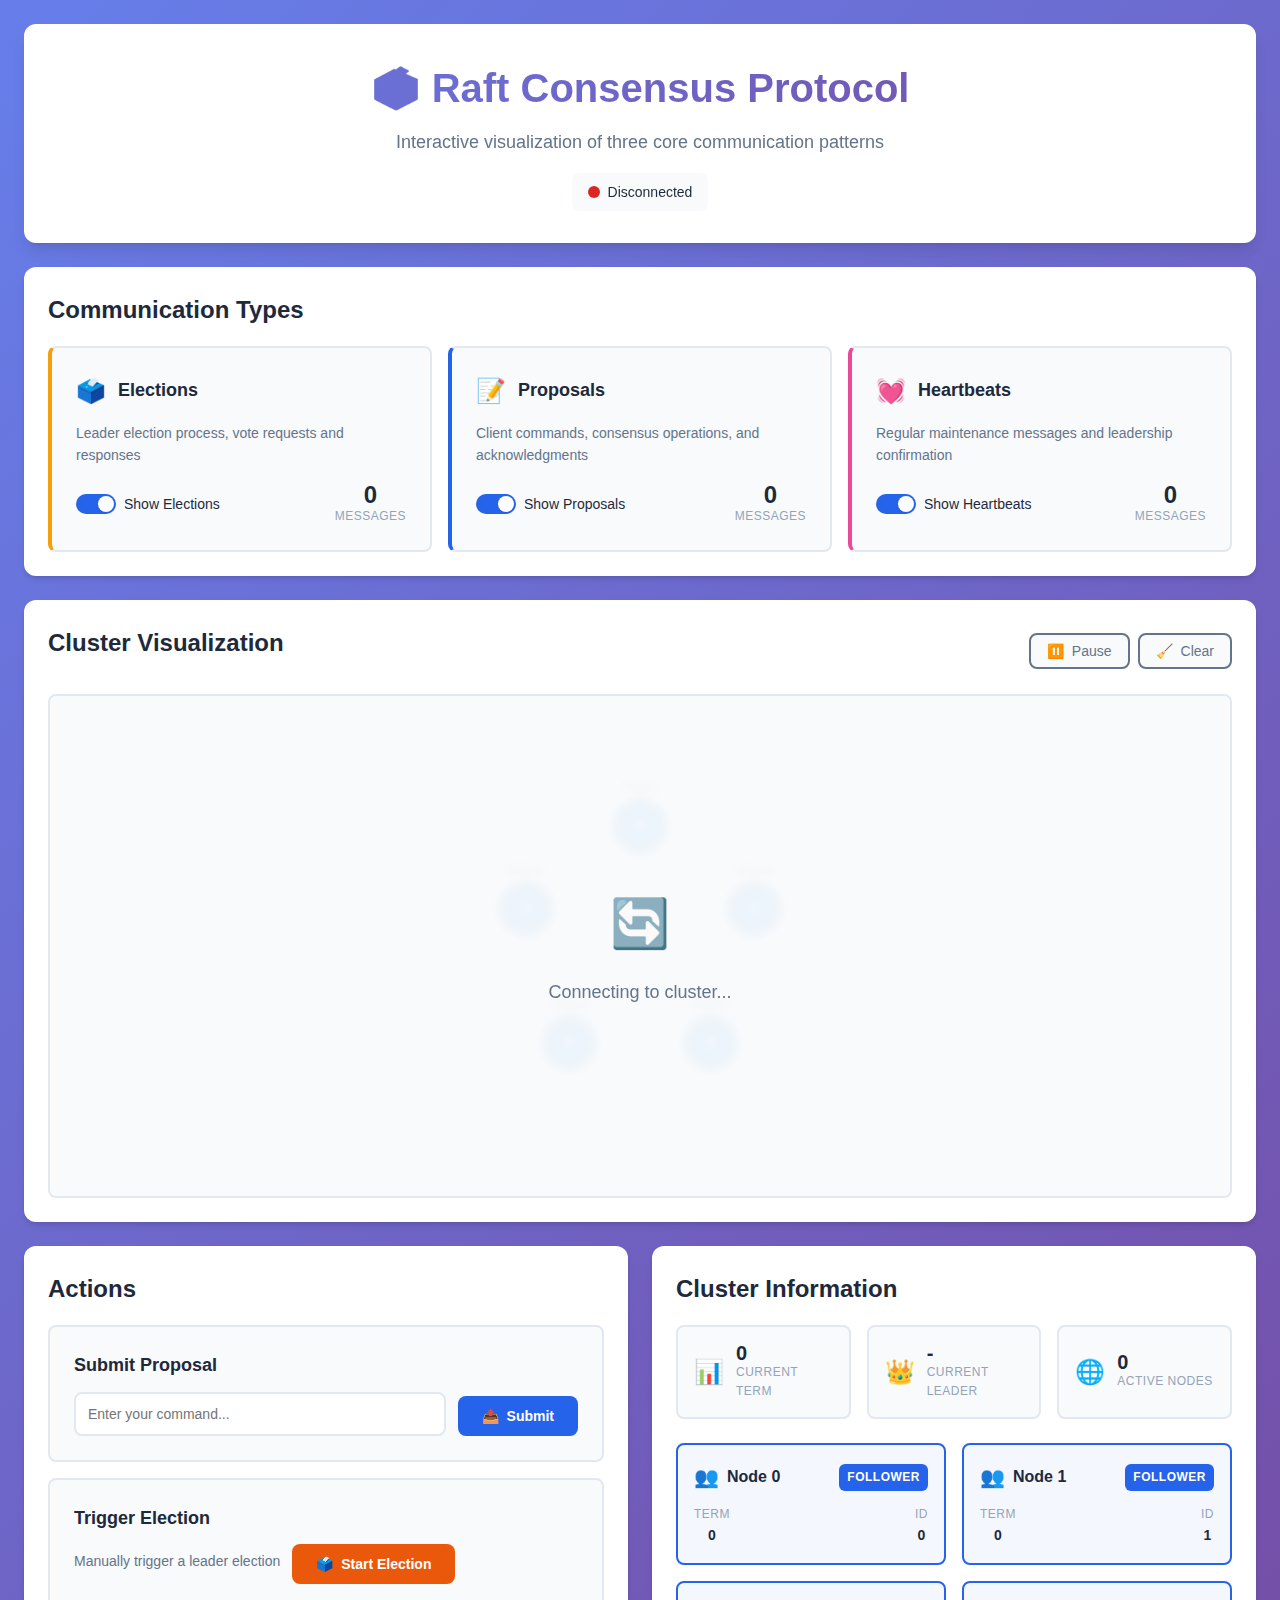
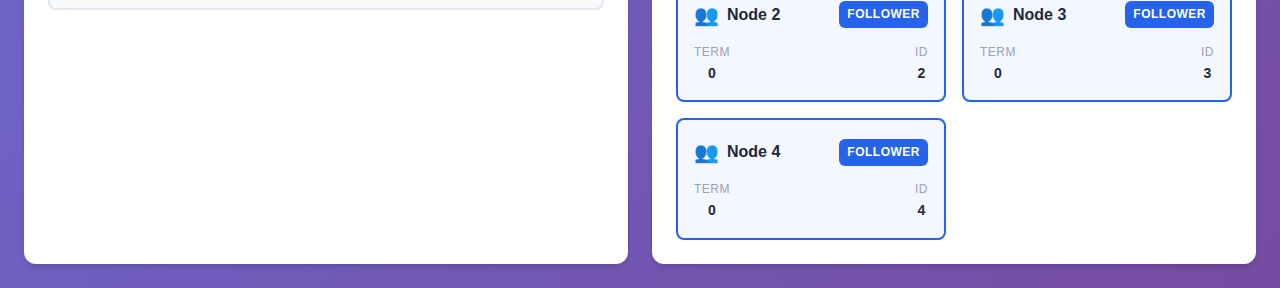
<file: web/index.html>
<!DOCTYPE html>
<html lang="en">
<head>
    <meta charset="UTF-8">
    <meta name="viewport" content="width=device-width, initial-scale=1.0">
    <title>Raft Protocol - Clean Visualization</title>
    <link rel="stylesheet" href="clean-styles.css">
</head>
<body>
    <div id="app">
        <!-- Header -->
        <header class="header">
            <div class="header-content">
                <h1>🗳️ Raft Consensus Protocol</h1>
                <p>Interactive visualization of three core communication patterns</p>
                <div class="connection-status" id="connectionStatus">
                    <span class="status-dot" id="statusDot"></span>
                    <span id="connectionText">Connecting...</span>
                </div>
            </div>
        </header>

        <!-- Main Content -->
        <main class="main">
            <!-- Communication Controls -->
            <section class="communication-section">
                <h2>Communication Types</h2>
                <div class="communication-grid">
                    <div class="comm-card election">
                        <div class="comm-header">
                            <span class="comm-icon">🗳️</span>
                            <h3>Elections</h3>
                        </div>
                        <p class="comm-desc">Leader election process, vote requests and responses</p>
                        <div class="comm-controls">
                            <label class="toggle-switch">
                                <input type="checkbox" id="showElections" checked>
                                <span class="toggle-slider"></span>
                                <span class="toggle-label">Show Elections</span>
                            </label>
                            <div class="comm-stats">
                                <span class="stat-value" id="electionCount">0</span>
                                <span class="stat-label">messages</span>
                            </div>
                        </div>
                    </div>

                    <div class="comm-card proposal">
                        <div class="comm-header">
                            <span class="comm-icon">📝</span>
                            <h3>Proposals</h3>
                        </div>
                        <p class="comm-desc">Client commands, consensus operations, and acknowledgments</p>
                        <div class="comm-controls">
                            <label class="toggle-switch">
                                <input type="checkbox" id="showProposals" checked>
                                <span class="toggle-slider"></span>
                                <span class="toggle-label">Show Proposals</span>
                            </label>
                            <div class="comm-stats">
                                <span class="stat-value" id="proposalCount">0</span>
                                <span class="stat-label">messages</span>
                            </div>
                        </div>
                    </div>

                    <div class="comm-card heartbeat">
                        <div class="comm-header">
                            <span class="comm-icon">💓</span>
                            <h3>Heartbeats</h3>
                        </div>
                        <p class="comm-desc">Regular maintenance messages and leadership confirmation</p>
                        <div class="comm-controls">
                            <label class="toggle-switch">
                                <input type="checkbox" id="showHeartbeats" checked>
                                <span class="toggle-slider"></span>
                                <span class="toggle-label">Show Heartbeats</span>
                            </label>
                            <div class="comm-stats">
                                <span class="stat-value" id="heartbeatCount">0</span>
                                <span class="stat-label">messages</span>
                            </div>
                        </div>
                    </div>
                </div>
            </section>

            <!-- Visualization -->
            <section class="visualization-section">
                <div class="viz-header">
                    <h2>Cluster Visualization</h2>
                    <div class="viz-controls">
                        <button id="pauseBtn" class="control-btn secondary">
                            <span class="btn-icon">⏸️</span>
                            <span class="btn-text">Pause</span>
                        </button>
                        <button id="clearBtn" class="control-btn secondary">
                            <span class="btn-icon">🧹</span>
                            <span class="btn-text">Clear</span>
                        </button>
                    </div>
                </div>
                <div class="canvas-wrapper">
                    <canvas id="clusterCanvas" width="800" height="500"></canvas>
                    <div class="canvas-overlay" id="canvasOverlay">
                        <div class="overlay-message">
                            <span class="overlay-icon">🔄</span>
                            <span class="overlay-text">Connecting to cluster...</span>
                        </div>
                    </div>
                </div>
            </section>

            <!-- Actions and Cluster Info -->
            <div class="bottom-section">
                <!-- Actions Panel -->
                <section class="actions-section">
                    <h2>Actions</h2>
                    <div class="actions-grid">
                        <div class="action-card">
                            <h3>Submit Proposal</h3>
                            <div class="action-form">
                                <input type="text" id="commandInput" placeholder="Enter your command..." class="command-input">
                                <button id="submitBtn" class="action-btn primary">
                                    <span class="btn-icon">📤</span>
                                    <span class="btn-text">Submit</span>
                                </button>
                            </div>
                        </div>
                        
                        <div class="action-card">
                            <h3>Trigger Election</h3>
                            <div class="action-form">
                                <p class="action-desc">Manually trigger a leader election</p>
                                <button id="triggerElectionBtn" class="action-btn warning">
                                    <span class="btn-icon">🗳️</span>
                                    <span class="btn-text">Start Election</span>
                                </button>
                            </div>
                        </div>
                    </div>
                </section>

                <!-- Cluster Info -->
                <section class="cluster-info-section">
                    <h2>Cluster Information</h2>
                    <div class="cluster-stats">
                        <div class="cluster-stat">
                            <span class="stat-icon">📊</span>
                            <div class="stat-details">
                                <span class="stat-value" id="currentTerm">0</span>
                                <span class="stat-label">Current Term</span>
                            </div>
                        </div>
                        <div class="cluster-stat">
                            <span class="stat-icon">👑</span>
                            <div class="stat-details">
                                <span class="stat-value" id="currentLeader">-</span>
                                <span class="stat-label">Current Leader</span>
                            </div>
                        </div>
                        <div class="cluster-stat">
                            <span class="stat-icon">🌐</span>
                            <div class="stat-details">
                                <span class="stat-value" id="activeNodes">0</span>
                                <span class="stat-label">Active Nodes</span>
                            </div>
                        </div>
                    </div>
                    
                    <div class="nodes-grid" id="nodesGrid">
                        <!-- Node cards will be populated here -->
                    </div>
                </section>
            </div>
        </main>
    </div>

    <!-- Scripts -->
    <script src="websocket-manager.js"></script>
    <script src="raft-message-classifier.js"></script>
    <script src="raft-visualization-v2.js"></script>
    <script src="clean-app.js"></script>
</body>
</html>
</file>
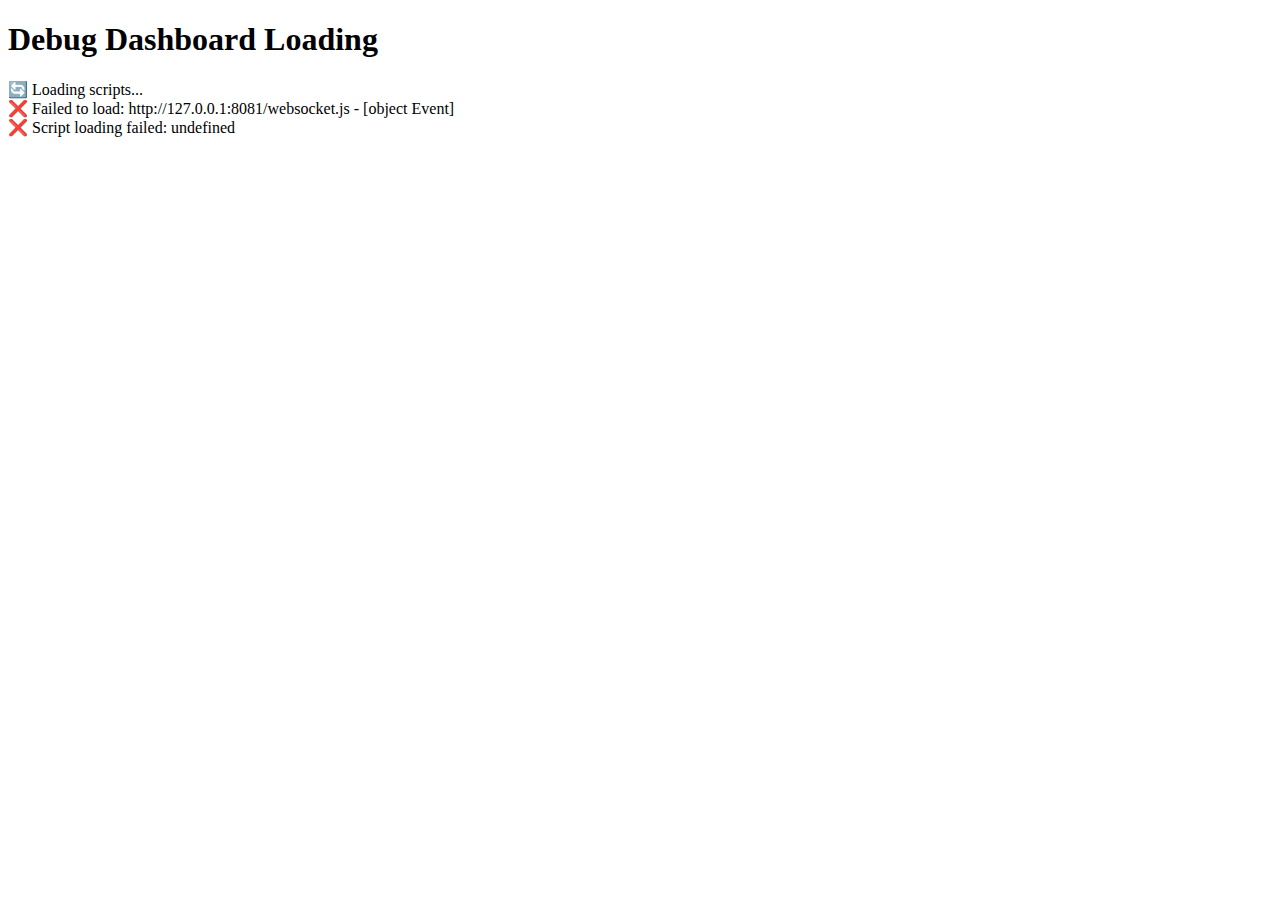
<file: debug_dashboard.html>
<!DOCTYPE html>
<html lang="en">
<head>
    <meta charset="UTF-8">
    <meta name="viewport" content="width=device-width, initial-scale=1.0">
    <title>Debug Dashboard Loading</title>
</head>
<body>
    <h1>Debug Dashboard Loading</h1>
    <div id="status"></div>
    
    <!-- Load scripts in order -->
    <script>
        const status = document.getElementById('status');
        
        function log(message) {
            console.log(message);
            status.innerHTML += '<div>' + message + '</div>';
        }
        
        function loadScript(src) {
            return new Promise((resolve, reject) => {
                const script = document.createElement('script');
                script.src = src;
                script.onload = () => {
                    log(`✅ Loaded: ${src}`);
                    resolve();
                };
                script.onerror = (e) => {
                    log(`❌ Failed to load: ${src} - ${e}`);
                    reject(e);
                };
                document.head.appendChild(script);
            });
        }
        
        async function loadScripts() {
            try {
                log('🔄 Loading scripts...');
                
                await loadScript('http://127.0.0.1:8081/websocket.js');
                log(`WebSocketManager available: ${typeof window.WebSocketManager}`);
                
                await loadScript('http://127.0.0.1:8081/visualization.js');
                log(`RaftVisualization available: ${typeof window.RaftVisualization}`);
                
                await loadScript('http://127.0.0.1:8081/dashboard.js');
                log(`RaftDashboard available: ${typeof window.RaftDashboard}`);
                
                await loadScript('http://127.0.0.1:8081/app.js');
                log(`RaftApp available: ${typeof window.RaftApp}`);
                
                log('✅ All scripts loaded successfully!');
                
                // Try to create a dashboard instance
                try {
                    const dashboard = new window.RaftDashboard();
                    log('✅ RaftDashboard instance created successfully!');
                } catch (e) {
                    log(`❌ Failed to create RaftDashboard: ${e.message}`);
                }
                
            } catch (error) {
                log(`❌ Script loading failed: ${error.message}`);
            }
        }
        
        window.addEventListener('load', loadScripts);
    </script>
</body>
</html>
</file>
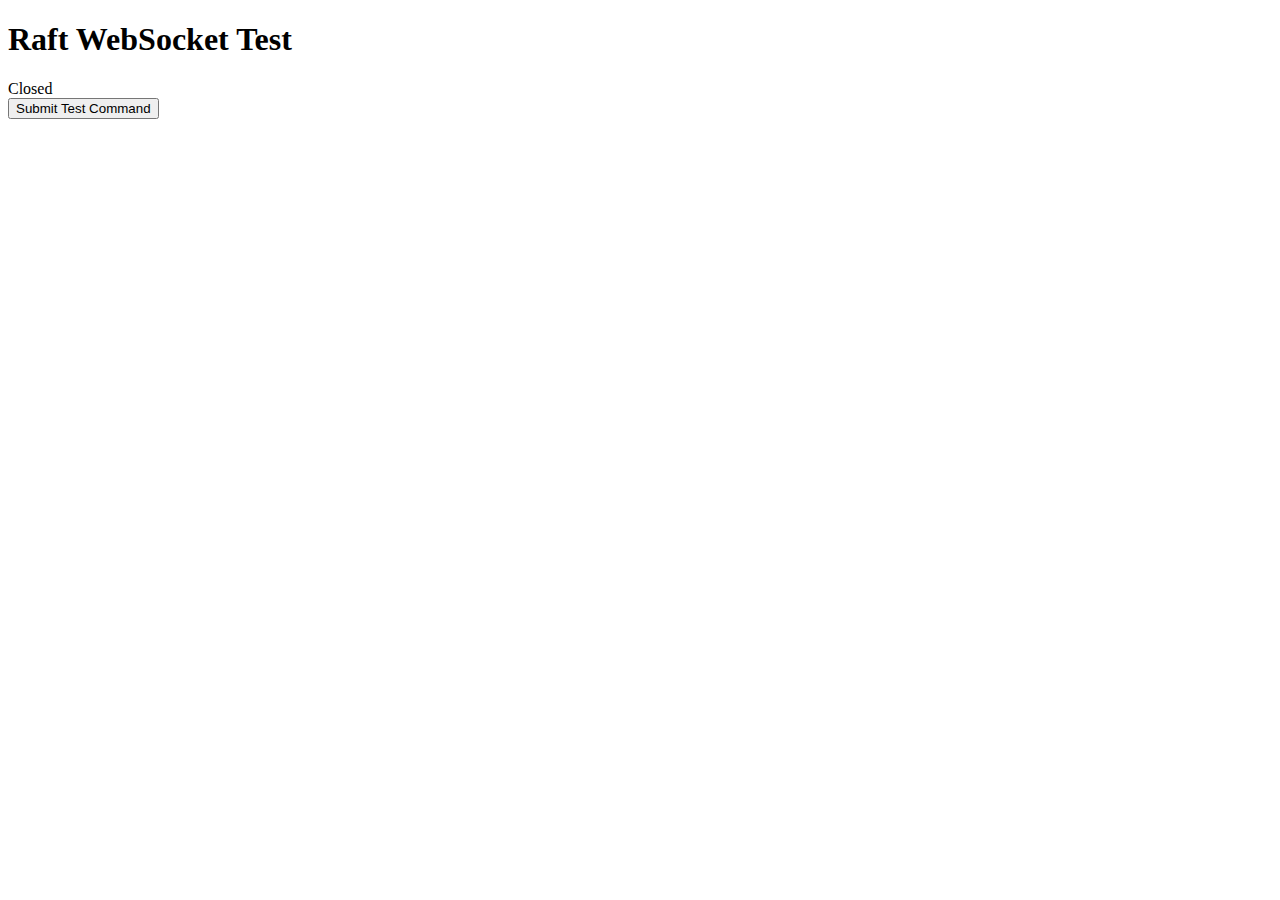
<file: test_websocket.html>
<!DOCTYPE html>
<html>
<head>
    <title>WebSocket Test</title>
</head>
<body>
    <h1>Raft WebSocket Test</h1>
    <div id="status">Connecting...</div>
    <div id="messages"></div>
    <button onclick="submitCommand()">Submit Test Command</button>

    <script>
        const ws = new WebSocket('ws://127.0.0.1:8082');
        const messagesDiv = document.getElementById('messages');
        const statusDiv = document.getElementById('status');

        ws.onopen = function(event) {
            statusDiv.textContent = 'Connected';
            console.log('WebSocket connected');
        };

        ws.onmessage = function(event) {
            console.log('📨 Received:', event.data);
            const data = JSON.parse(event.data);
            
            // Log specific events we care about
            if (data.event_type && typeof data.event_type === 'object') {
                if (data.event_type.LogEntryProposed) {
                    console.error('🚨🚨🚨 CRITICAL DEBUG: LogEntryProposed event received!', data);
                }
                if (data.event_type.ReplicationAckReceived) {
                    console.error('🚨🚨🚨 CRITICAL DEBUG: ReplicationAckReceived event received!', data);
                }
                if (data.event_type.ClientCommandReceived) {
                    console.error('🚨🚨🚨 CRITICAL DEBUG: ClientCommandReceived event received!', data);
                }
            }
            
            messagesDiv.innerHTML += '<div>' + JSON.stringify(data, null, 2) + '</div>';
        };

        ws.onerror = function(error) {
            console.error('WebSocket error:', error);
            statusDiv.textContent = 'Error';
        };

        ws.onclose = function(event) {
            console.log('WebSocket closed');
            statusDiv.textContent = 'Closed';
        };

        function submitCommand() {
            const command = {
                type: "submit_command",
                command: "test_websocket_command"
            };
            ws.send(JSON.stringify(command));
            console.log('Sent command:', command);
        }
    </script>
</body>
</html>
</file>
<file: web/clean-styles.css>
/* Clean Raft Visualization Styles */

/* CSS Reset */
* {
    margin: 0;
    padding: 0;
    box-sizing: border-box;
}

/* Base Styles */
:root {
    --primary-color: #2563eb;
    --secondary-color: #64748b;
    --success-color: #16a34a;
    --warning-color: #ea580c;
    --error-color: #dc2626;
    
    --election-color: #f59e0b;
    --proposal-color: #2563eb;
    --heartbeat-color: #ec4899;
    
    --bg-primary: #ffffff;
    --bg-secondary: #f8fafc;
    --bg-tertiary: #e2e8f0;
    
    --text-primary: #1e293b;
    --text-secondary: #64748b;
    --text-muted: #94a3b8;
    
    --border-color: #e2e8f0;
    --border-hover: #cbd5e1;
    
    --shadow-sm: 0 1px 2px 0 rgb(0 0 0 / 0.05);
    --shadow-md: 0 4px 6px -1px rgb(0 0 0 / 0.1), 0 2px 4px -2px rgb(0 0 0 / 0.1);
    --shadow-lg: 0 10px 15px -3px rgb(0 0 0 / 0.1), 0 4px 6px -4px rgb(0 0 0 / 0.1);
    
    --radius-sm: 0.375rem;
    --radius-md: 0.5rem;
    --radius-lg: 0.75rem;
}

body {
    font-family: -apple-system, BlinkMacSystemFont, 'Segoe UI', Roboto, Oxygen, Ubuntu, Cantarell, sans-serif;
    background: linear-gradient(135deg, #667eea 0%, #764ba2 100%);
    min-height: 100vh;
    color: var(--text-primary);
    line-height: 1.6;
}

#app {
    max-width: 1400px;
    margin: 0 auto;
    padding: 1.5rem;
    min-height: 100vh;
}

/* Header */
.header {
    background: var(--bg-primary);
    border-radius: var(--radius-lg);
    padding: 2rem;
    margin-bottom: 1.5rem;
    box-shadow: var(--shadow-lg);
    text-align: center;
    backdrop-filter: blur(10px);
}

.header h1 {
    font-size: 2.5rem;
    font-weight: 700;
    margin-bottom: 0.5rem;
    background: linear-gradient(135deg, #667eea, #764ba2);
    -webkit-background-clip: text;
    -webkit-text-fill-color: transparent;
    background-clip: text;
}

.header p {
    font-size: 1.125rem;
    color: var(--text-secondary);
    margin-bottom: 1rem;
}

.connection-status {
    display: inline-flex;
    align-items: center;
    gap: 0.5rem;
    padding: 0.5rem 1rem;
    background: var(--bg-secondary);
    border-radius: var(--radius-md);
    font-weight: 500;
    font-size: 0.875rem;
}

.status-dot {
    width: 0.75rem;
    height: 0.75rem;
    border-radius: 50%;
    background: var(--error-color);
    animation: pulse 2s infinite;
}

.status-dot.connected {
    background: var(--success-color);
    animation: none;
}

@keyframes pulse {
    0%, 100% { opacity: 1; }
    50% { opacity: 0.5; }
}

/* Main Layout */
.main {
    display: flex;
    flex-direction: column;
    gap: 1.5rem;
}

/* Section Base */
section {
    background: var(--bg-primary);
    border-radius: var(--radius-lg);
    padding: 1.5rem;
    box-shadow: var(--shadow-md);
}

section h2 {
    font-size: 1.5rem;
    font-weight: 600;
    margin-bottom: 1rem;
    color: var(--text-primary);
}

/* Communication Section */
.communication-grid {
    display: grid;
    grid-template-columns: repeat(auto-fit, minmax(300px, 1fr));
    gap: 1rem;
}

.comm-card {
    background: var(--bg-secondary);
    border: 2px solid var(--border-color);
    border-radius: var(--radius-md);
    padding: 1.5rem;
    transition: all 0.3s ease;
}

.comm-card:hover {
    border-color: var(--border-hover);
    transform: translateY(-2px);
    box-shadow: var(--shadow-md);
}

.comm-card.election {
    border-left: 4px solid var(--election-color);
}

.comm-card.proposal {
    border-left: 4px solid var(--proposal-color);
}

.comm-card.heartbeat {
    border-left: 4px solid var(--heartbeat-color);
}

.comm-header {
    display: flex;
    align-items: center;
    gap: 0.75rem;
    margin-bottom: 0.75rem;
}

.comm-icon {
    font-size: 1.5rem;
}

.comm-header h3 {
    font-size: 1.125rem;
    font-weight: 600;
    color: var(--text-primary);
}

.comm-desc {
    color: var(--text-secondary);
    margin-bottom: 1rem;
    font-size: 0.875rem;
}

.comm-controls {
    display: flex;
    justify-content: space-between;
    align-items: center;
}

/* Toggle Switch */
.toggle-switch {
    display: flex;
    align-items: center;
    gap: 0.5rem;
    cursor: pointer;
    user-select: none;
}

.toggle-switch input {
    display: none;
}

.toggle-slider {
    position: relative;
    width: 2.5rem;
    height: 1.25rem;
    background: var(--bg-tertiary);
    border-radius: 1rem;
    transition: all 0.3s ease;
}

.toggle-slider::before {
    content: '';
    position: absolute;
    top: 0.125rem;
    left: 0.125rem;
    width: 1rem;
    height: 1rem;
    background: white;
    border-radius: 50%;
    transition: all 0.3s ease;
    box-shadow: var(--shadow-sm);
}

.toggle-switch input:checked + .toggle-slider {
    background: var(--primary-color);
}

.toggle-switch input:checked + .toggle-slider::before {
    transform: translateX(1.25rem);
}

.toggle-label {
    font-size: 0.875rem;
    font-weight: 500;
    color: var(--text-primary);
}

.comm-stats {
    display: flex;
    flex-direction: column;
    align-items: center;
    text-align: center;
}

.stat-value {
    font-size: 1.5rem;
    font-weight: 700;
    color: var(--text-primary);
    line-height: 1;
}

.stat-label {
    font-size: 0.75rem;
    color: var(--text-muted);
    text-transform: uppercase;
    letter-spacing: 0.5px;
}

/* Visualization Section */
.viz-header {
    display: flex;
    justify-content: space-between;
    align-items: center;
    margin-bottom: 1rem;
}

.viz-controls {
    display: flex;
    gap: 0.5rem;
}

.control-btn {
    display: flex;
    align-items: center;
    gap: 0.5rem;
    padding: 0.5rem 1rem;
    border: 2px solid var(--border-color);
    background: var(--bg-secondary);
    color: var(--text-primary);
    border-radius: var(--radius-md);
    font-size: 0.875rem;
    font-weight: 500;
    cursor: pointer;
    transition: all 0.3s ease;
}

.control-btn:hover {
    border-color: var(--border-hover);
    background: var(--bg-tertiary);
    transform: translateY(-1px);
}

.control-btn.secondary {
    border-color: var(--secondary-color);
    color: var(--secondary-color);
}

.control-btn.secondary:hover {
    background: var(--secondary-color);
    color: white;
}

.canvas-wrapper {
    position: relative;
    background: #f8fafc;
    border: 2px solid var(--border-color);
    border-radius: var(--radius-md);
    overflow: hidden;
}

#clusterCanvas {
    display: block;
    width: 100%;
    height: 500px;
    max-width: 800px;
    margin: 0 auto;
}

.canvas-overlay {
    position: absolute;
    top: 0;
    left: 0;
    right: 0;
    bottom: 0;
    background: rgba(248, 250, 252, 0.95);
    display: flex;
    align-items: center;
    justify-content: center;
    backdrop-filter: blur(4px);
    transition: all 0.3s ease;
}

.canvas-overlay.hidden {
    opacity: 0;
    pointer-events: none;
}

.overlay-message {
    display: flex;
    flex-direction: column;
    align-items: center;
    gap: 1rem;
    text-align: center;
}

.overlay-icon {
    font-size: 3rem;
    animation: spin 2s linear infinite;
}

@keyframes spin {
    to { transform: rotate(360deg); }
}

.overlay-text {
    font-size: 1.125rem;
    color: var(--text-secondary);
}

/* Bottom Section */
.bottom-section {
    display: grid;
    grid-template-columns: 1fr 1fr;
    gap: 1.5rem;
}

/* Actions Section */
.actions-grid {
    display: grid;
    gap: 1rem;
}

.action-card {
    background: var(--bg-secondary);
    border: 2px solid var(--border-color);
    border-radius: var(--radius-md);
    padding: 1.5rem;
}

.action-card h3 {
    font-size: 1.125rem;
    font-weight: 600;
    margin-bottom: 0.75rem;
    color: var(--text-primary);
}

.action-form {
    display: flex;
    gap: 0.75rem;
    align-items: flex-end;
}

.command-input {
    flex: 1;
    padding: 0.75rem;
    border: 2px solid var(--border-color);
    border-radius: var(--radius-md);
    font-size: 0.875rem;
    transition: all 0.3s ease;
}

.command-input:focus {
    outline: none;
    border-color: var(--primary-color);
    box-shadow: 0 0 0 3px rgb(37 99 235 / 0.1);
}

.action-desc {
    color: var(--text-secondary);
    font-size: 0.875rem;
    margin-bottom: 0.75rem;
}

.action-btn {
    display: flex;
    align-items: center;
    gap: 0.5rem;
    padding: 0.75rem 1.5rem;
    border: none;
    border-radius: var(--radius-md);
    font-size: 0.875rem;
    font-weight: 600;
    cursor: pointer;
    transition: all 0.3s ease;
    white-space: nowrap;
}

.action-btn.primary {
    background: var(--primary-color);
    color: white;
}

.action-btn.primary:hover {
    background: #1d4ed8;
    transform: translateY(-2px);
    box-shadow: var(--shadow-lg);
}

.action-btn.warning {
    background: var(--warning-color);
    color: white;
}

.action-btn.warning:hover {
    background: #c2410c;
    transform: translateY(-2px);
    box-shadow: var(--shadow-lg);
}

/* Cluster Info Section */
.cluster-stats {
    display: grid;
    grid-template-columns: repeat(auto-fit, minmax(120px, 1fr));
    gap: 1rem;
    margin-bottom: 1.5rem;
}

.cluster-stat {
    display: flex;
    align-items: center;
    gap: 0.75rem;
    padding: 1rem;
    background: var(--bg-secondary);
    border-radius: var(--radius-md);
    border: 2px solid var(--border-color);
}

.stat-icon {
    font-size: 1.5rem;
}

.stat-details {
    display: flex;
    flex-direction: column;
}

.stat-details .stat-value {
    font-size: 1.25rem;
    font-weight: 700;
    line-height: 1;
    color: var(--text-primary);
}

.stat-details .stat-label {
    font-size: 0.75rem;
    color: var(--text-muted);
    text-transform: uppercase;
    letter-spacing: 0.5px;
}

.nodes-grid {
    display: grid;
    grid-template-columns: repeat(auto-fit, minmax(200px, 1fr));
    gap: 1rem;
}

.node-card {
    background: var(--bg-secondary);
    border: 2px solid var(--border-color);
    border-radius: var(--radius-md);
    padding: 1rem;
    transition: all 0.3s ease;
}

.node-card:hover {
    transform: translateY(-2px);
    box-shadow: var(--shadow-md);
}

.node-card.leader {
    border-color: var(--success-color);
    background: rgb(22 163 74 / 0.05);
}

.node-card.candidate {
    border-color: var(--warning-color);
    background: rgb(234 88 12 / 0.05);
}

.node-card.follower {
    border-color: var(--primary-color);
    background: rgb(37 99 235 / 0.05);
}

.node-header {
    display: flex;
    justify-content: space-between;
    align-items: center;
    margin-bottom: 0.75rem;
}

.node-title {
    display: flex;
    align-items: center;
    gap: 0.5rem;
}

.node-icon {
    font-size: 1.25rem;
}

.node-title h3 {
    font-size: 1rem;
    font-weight: 600;
    color: var(--text-primary);
}

.node-state {
    padding: 0.25rem 0.5rem;
    border-radius: var(--radius-sm);
    font-size: 0.75rem;
    font-weight: 600;
    text-transform: uppercase;
    letter-spacing: 0.5px;
}

.node-state.leader {
    background: var(--success-color);
    color: white;
}

.node-state.candidate {
    background: var(--warning-color);
    color: white;
}

.node-state.follower {
    background: var(--primary-color);
    color: white;
}

.node-details {
    display: flex;
    justify-content: space-between;
    font-size: 0.875rem;
}

.detail-item {
    display: flex;
    flex-direction: column;
    align-items: center;
}

.detail-label {
    color: var(--text-muted);
    font-size: 0.75rem;
    text-transform: uppercase;
    letter-spacing: 0.5px;
}

.detail-value {
    color: var(--text-primary);
    font-weight: 600;
}

/* Responsive Design */
@media (max-width: 1024px) {
    .bottom-section {
        grid-template-columns: 1fr;
    }
    
    .communication-grid {
        grid-template-columns: 1fr;
    }
}

@media (max-width: 768px) {
    #app {
        padding: 1rem;
    }
    
    .header {
        padding: 1.5rem;
    }
    
    .header h1 {
        font-size: 2rem;
    }
    
    section {
        padding: 1rem;
    }
    
    .viz-header {
        flex-direction: column;
        gap: 1rem;
        align-items: flex-start;
    }
    
    .action-form {
        flex-direction: column;
        align-items: stretch;
    }
    
    .cluster-stats {
        grid-template-columns: 1fr;
    }
    
    .nodes-grid {
        grid-template-columns: 1fr;
    }
}

/* Utility Classes */
.hidden {
    display: none !important;
}

.visible {
    display: block !important;
}

.loading {
    animation: spin 1s linear infinite;
}
</file>
